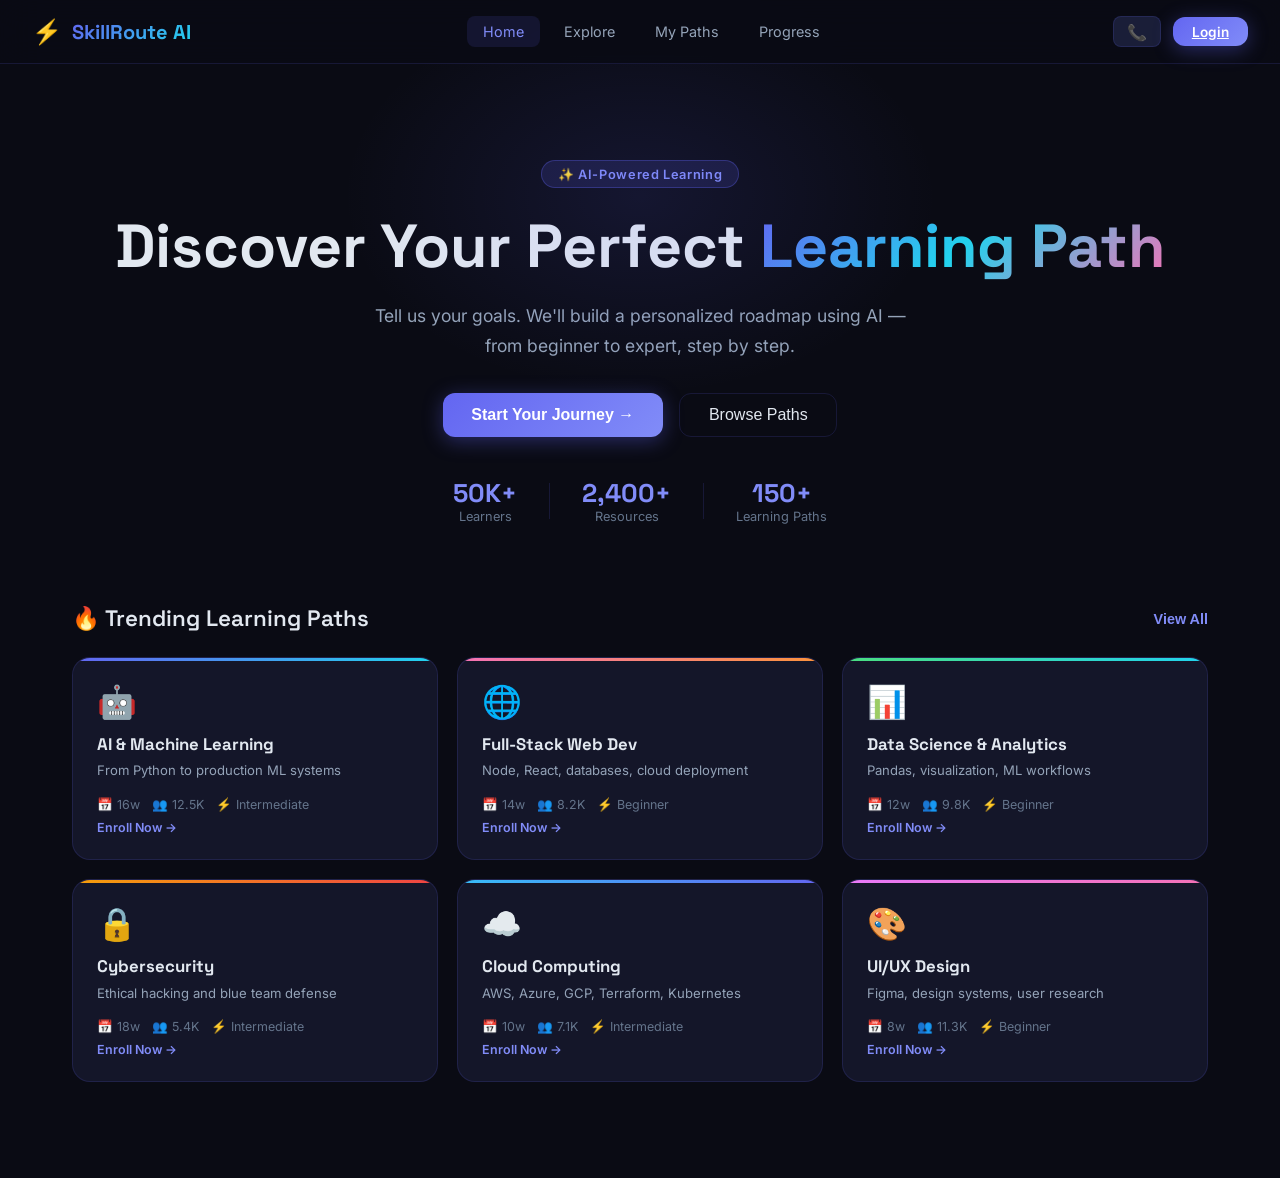
<file: index.html>
<!DOCTYPE html>
<html lang="en">

<head>
    <meta charset="UTF-8" />
    <meta name="viewport" content="width=device-width, initial-scale=1.0" />
    <title>SkillRoute AI – Your AI Learning Navigator</title>
    <meta name="description"
        content="Discover personalized AI-driven learning paths based on your goals, skill level, and interests. Learn smarter, not harder." />
    <link rel="preconnect" href="https://fonts.googleapis.com" />
    <link
        href="https://fonts.googleapis.com/css2?family=Inter:wght@300;400;500;600;700;800&family=Space+Grotesk:wght@400;500;600;700&display=swap"
        rel="stylesheet" />
    <link rel="stylesheet" href="style.css" />
</head>

<body>
    <!-- NAVBAR -->
    <nav class="navbar" id="navbar">
        <div class="nav-brand">
            <div class="nav-logo">⚡</div>
            <span class="nav-title">SkillRoute AI</span>
        </div>
        <div class="nav-links">
            <a href="#" class="nav-link active" data-page="home">Home</a>
            <a href="#" class="nav-link" data-page="explore">Explore</a>
            <a href="#" class="nav-link" data-page="my-paths">My Paths</a>
            <a href="#" class="nav-link" data-page="progress">Progress</a>
        </div>
        <div class="nav-actions" id="navActions">
            <a href="contact.html" class="btn-secondary nav-icon-btn" id="contactBtn" title="Contact Us">📞</a>
            <a href="profile.html" class="btn-primary btn-sm" id="loginBtn">Login</a>
            <div class="avatar" id="userAvatar" style="display:none">A</div>
        </div>
    </nav>

    <!-- PAGES -->
    <main id="app">

        <!-- HOME PAGE -->
        <div id="page-home" class="page active">
            <section class="hero">
                <div class="hero-badge">✨ AI-Powered Learning</div>
                <h1 class="hero-title">Discover Your Perfect <span class="gradient-text">Learning Path</span></h1>
                <p class="hero-sub">Tell us your goals. We'll build a personalized roadmap using AI — from beginner to
                    expert, step by step.</p>
                <div class="hero-cta">
                    <button class="btn-primary" id="startJourneyBtn">Start Your Journey →</button>
                    <button class="btn-ghost" id="exploreBtn">Browse Paths</button>
                </div>
                <div class="hero-stats">
                    <div class="stat"><span class="stat-num">50K+</span><span class="stat-label">Learners</span></div>
                    <div class="stat-div"></div>
                    <div class="stat"><span class="stat-num">2,400+</span><span class="stat-label">Resources</span>
                    </div>
                    <div class="stat-div"></div>
                    <div class="stat"><span class="stat-num">150+</span><span class="stat-label">Learning Paths</span>
                    </div>
                </div>
            </section>

            <!-- ONBOARDING WIZARD -->
            <section class="wizard-section" id="wizardSection" style="display:none">
                <div class="wizard-card">
                    <div class="wizard-progress-bar">
                        <div class="wizard-progress-fill" id="wizardProgressFill"></div>
                    </div>
                    <div class="wizard-steps">
                        <!-- Step 1 -->
                        <div class="wizard-step active" id="step1">
                            <div class="step-icon">🎯</div>
                            <h2>What's your main learning goal?</h2>
                            <p class="step-sub">Select all that apply</p>
                            <div class="option-grid" id="goalGrid">
                                <div class="option-card" data-value="career-change">💼 Career Change</div>
                                <div class="option-card" data-value="skill-upgrade">📈 Skill Upgrade</div>
                                <div class="option-card" data-value="hobby">🎨 Personal Hobby</div>
                                <div class="option-card" data-value="academic">🎓 Academic Study</div>
                                <div class="option-card" data-value="entrepreneurship">🚀 Entrepreneurship</div>
                                <div class="option-card" data-value="certifications">📜 Certification Prep</div>
                            </div>
                            <button class="btn-primary wizard-next" data-step="1">Continue →</button>
                        </div>
                        <!-- Step 2 -->
                        <div class="wizard-step" id="step2">
                            <div class="step-icon">💡</div>
                            <h2>What topics interest you most?</h2>
                            <p class="step-sub">Choose your domain</p>
                            <div class="topic-grid" id="topicGrid">
                                <div class="topic-card" data-value="ai-ml"><span class="tc-icon">🤖</span><span>AI &
                                        Machine Learning</span></div>
                                <div class="topic-card" data-value="web-dev"><span class="tc-icon">🌐</span><span>Web
                                        Development</span></div>
                                <div class="topic-card" data-value="data-science"><span
                                        class="tc-icon">📊</span><span>Data Science</span></div>
                                <div class="topic-card" data-value="cybersecurity"><span
                                        class="tc-icon">🔒</span><span>Cybersecurity</span></div>
                                <div class="topic-card" data-value="cloud"><span class="tc-icon">☁️</span><span>Cloud
                                        Computing</span></div>
                                <div class="topic-card" data-value="mobile"><span class="tc-icon">📱</span><span>Mobile
                                        Dev</span></div>
                                <div class="topic-card" data-value="design"><span class="tc-icon">🎨</span><span>UI/UX
                                        Design</span></div>
                                <div class="topic-card" data-value="devops"><span
                                        class="tc-icon">⚙️</span><span>DevOps</span></div>
                                <div class="topic-card" data-value="blockchain"><span
                                        class="tc-icon">⛓️</span><span>Blockchain</span></div>
                            </div>
                            <button class="btn-primary wizard-next" data-step="2">Continue →</button>
                        </div>
                        <!-- Step 3 -->
                        <div class="wizard-step" id="step3">
                            <div class="step-icon">🏋️</div>
                            <h2>What's your current skill level?</h2>
                            <p class="step-sub">Be honest — we'll tailor the path perfectly</p>
                            <div class="skill-levels" id="skillGrid">
                                <div class="skill-card" data-value="beginner">
                                    <div class="skill-ring beginner-ring"></div>
                                    <div class="skill-info">
                                        <h3>Beginner</h3>
                                        <p>Just starting out, limited experience</p>
                                    </div>
                                </div>
                                <div class="skill-card" data-value="intermediate">
                                    <div class="skill-ring intermediate-ring"></div>
                                    <div class="skill-info">
                                        <h3>Intermediate</h3>
                                        <p>Some experience, want to deepen skills</p>
                                    </div>
                                </div>
                                <div class="skill-card" data-value="advanced">
                                    <div class="skill-ring advanced-ring"></div>
                                    <div class="skill-info">
                                        <h3>Advanced</h3>
                                        <p>Strong foundation, ready for mastery</p>
                                    </div>
                                </div>
                            </div>
                            <button class="btn-primary wizard-next" data-step="3">Continue →</button>
                        </div>
                        <!-- Step 4 -->
                        <div class="wizard-step" id="step4">
                            <div class="step-icon">⏱️</div>
                            <h2>How much time can you dedicate?</h2>
                            <div class="time-options" id="timeGrid">
                                <div class="time-card" data-value="1-2"><span
                                        class="time-num">1-2</span><span>hrs/week</span><span
                                        class="time-tag">Casual</span></div>
                                <div class="time-card" data-value="3-5"><span
                                        class="time-num">3-5</span><span>hrs/week</span><span
                                        class="time-tag">Regular</span></div>
                                <div class="time-card" data-value="6-10"><span
                                        class="time-num">6-10</span><span>hrs/week</span><span
                                        class="time-tag">Focused</span></div>
                                <div class="time-card" data-value="10+"><span
                                        class="time-num">10+</span><span>hrs/week</span><span
                                        class="time-tag">Intensive</span></div>
                            </div>
                            <button class="btn-primary" id="generatePathBtn">✨ Generate My Path</button>
                        </div>
                    </div>
                </div>
            </section>

            <!-- GENERATED PATH SECTION -->
            <section class="path-result" id="pathResult" style="display:none">
                <div class="path-header">
                    <div class="path-badge">🎉 Your Personalized Path</div>
                    <h2 id="pathTitle">AI & Machine Learning Mastery</h2>
                    <p id="pathDesc">A curated 12-week journey from fundamentals to deploying real-world AI systems</p>
                    <div class="path-meta">
                        <span class="meta-chip">📅 12 Weeks</span>
                        <span class="meta-chip">📚 24 Resources</span>
                        <span class="meta-chip">🏆 3 Certificates</span>
                        <span class="meta-chip" id="difficultyChip">⚡ Intermediate</span>
                    </div>
                </div>
                <div class="path-roadmap" id="pathRoadmap"></div>
                <div class="path-resources">
                    <h3>📦 Recommended Resources</h3>
                    <div class="resource-grid" id="resourceGrid"></div>
                </div>
                <div class="path-actions">
                    <button class="btn-primary" id="savePathBtn">💾 Save This Path</button>
                    <button class="btn-secondary" id="regenerateBtn">🔄 Regenerate</button>
                    <button class="btn-ghost" id="sharePath">📤 Share</button>
                </div>
            </section>

            <!-- FEATURED PATHS -->
            <section class="featured-section" id="featuredSection">
                <div class="section-header">
                    <h2>🔥 Trending Learning Paths</h2>
                    <button class="btn-link" id="viewAllPaths">View All</button>
                </div>
                <div class="paths-carousel" id="featuredPaths"></div>
            </section>
        </div>

        <!-- EXPLORE PAGE -->
        <div id="page-explore" class="page">
            <div class="page-header">
                <h1>Explore Resources</h1>
                <p>Browse 2,400+ curated learning materials</p>
            </div>
            <div class="search-bar">
                <span class="search-icon">🔍</span>
                <input type="text" id="searchInput" placeholder="Search courses, tutorials, topics..." />
                <button class="btn-primary search-btn" id="searchBtn">Search</button>
            </div>
            <div class="filter-bar">
                <button class="filter-chip active" data-filter="all">All</button>
                <button class="filter-chip" data-filter="course">Courses</button>
                <button class="filter-chip" data-filter="video">Videos</button>
                <button class="filter-chip" data-filter="tutorial">Tutorials</button>
                <button class="filter-chip" data-filter="doc">Docs</button>
                <button class="filter-chip" data-filter="free">Free Only</button>
            </div>
            <div class="resource-cards" id="exploreResources"></div>
        </div>

        <!-- MY PATHS PAGE -->
        <div id="page-my-paths" class="page">
            <div class="page-header">
                <h1>My Learning Paths</h1>
                <p>Continue where you left off</p>
            </div>
            <div class="my-paths-grid" id="myPathsGrid"></div>
        </div>

        <!-- PROGRESS PAGE -->
        <div id="page-progress" class="page">
            <div class="page-header">
                <h1>Progress Dashboard</h1>
                <p>Track your learning journey</p>
            </div>
            <div class="progress-overview" id="progressOverview"></div>
            <div class="progress-charts" id="progressCharts"></div>
            <div class="achievements-section" id="achievementsSection"></div>
        </div>

    </main>

    <!-- TOAST CONTAINER -->
    <div class="toast-container" id="toastContainer"></div>



    <script src="app.js"></script>
</body>

</html>
</file>
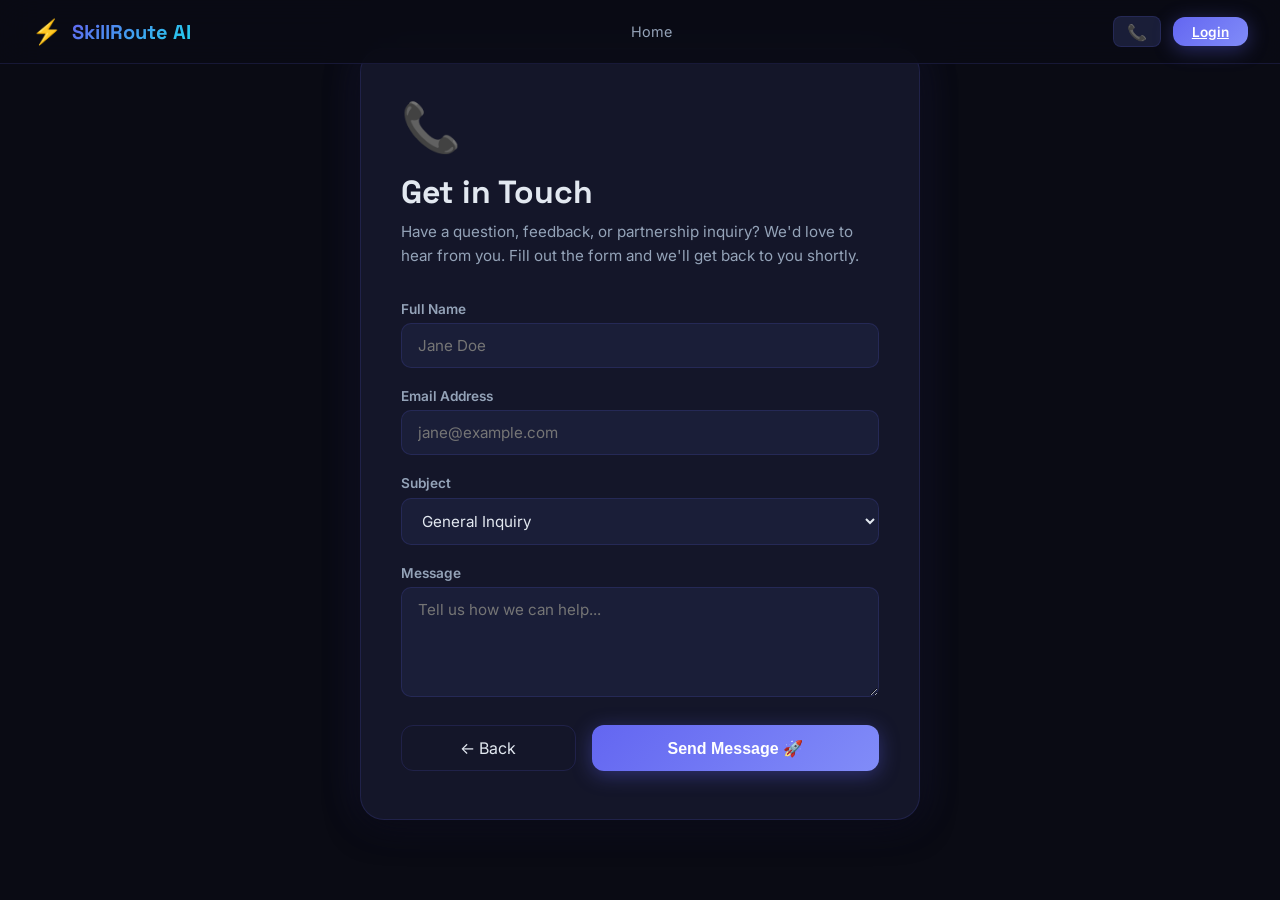
<file: contact.html>
<!DOCTYPE html>
<html lang="en">
<head>
    <meta charset="UTF-8" />
    <meta name="viewport" content="width=device-width, initial-scale=1.0" />
    <title>Contact Us – SkillRoute AI</title>
    <meta name="description" content="Get in touch with the SkillRoute AI team. We'd love to hear from you." />
    <link rel="preconnect" href="https://fonts.googleapis.com" />
    <link href="https://fonts.googleapis.com/css2?family=Inter:wght@300;400;500;600;700;800&family=Space+Grotesk:wght@400;500;600;700&display=swap" rel="stylesheet" />
    <link rel="stylesheet" href="style.css" />
    <style>
        .contact-wrapper {
            min-height: calc(100vh - 64px);
            display: flex;
            align-items: center;
            justify-content: center;
            padding: 3rem 1rem;
        }
        .contact-card {
            background: var(--card);
            border: 1px solid var(--border);
            border-radius: 24px;
            padding: 3rem 2.5rem;
            width: 100%;
            max-width: 560px;
            box-shadow: var(--shadow), var(--glow);
            animation: fadeIn .4s ease;
        }
        .contact-card .step-icon { font-size: 3rem; margin-bottom: 1rem; }
        .contact-card h1 {
            font-family: 'Space Grotesk', sans-serif;
            font-size: 2rem;
            font-weight: 700;
            margin-bottom: .5rem;
        }
        .contact-card .sub {
            color: var(--text2);
            margin-bottom: 2rem;
            font-size: .95rem;
            line-height: 1.6;
        }
        .form-group {
            margin-bottom: 1.25rem;
            text-align: left;
        }
        .form-group label {
            display: block;
            font-size: .85rem;
            font-weight: 600;
            color: var(--text2);
            margin-bottom: .4rem;
        }
        .form-group input,
        .form-group textarea,
        .form-group select {
            width: 100%;
            background: var(--card2);
            border: 1px solid var(--border);
            border-radius: 10px;
            padding: .75rem 1rem;
            color: var(--text);
            font-family: 'Inter', sans-serif;
            font-size: .95rem;
            outline: none;
            transition: border-color .2s;
        }
        .form-group input:focus,
        .form-group textarea:focus,
        .form-group select:focus {
            border-color: var(--primary);
        }
        .form-group textarea { resize: vertical; min-height: 110px; }
        .form-group select option { background: var(--card2); }
        .contact-actions {
            display: flex;
            gap: 1rem;
            margin-top: 1.5rem;
        }
        .contact-actions .btn-ghost { flex: 1; text-align: center; text-decoration: none; display: flex; align-items: center; justify-content: center; }
        .contact-actions .btn-primary { flex: 2; }
        @keyframes fadeIn {
            from { opacity: 0; transform: translateY(14px); }
            to   { opacity: 1; transform: translateY(0); }
        }
    </style>
</head>
<body>
    <!-- NAVBAR -->
    <nav class="navbar">
        <div class="nav-brand">
            <div class="nav-logo">⚡</div>
            <span class="nav-title">SkillRoute AI</span>
        </div>
        <div class="nav-links">
            <a href="index.html" class="nav-link">Home</a>
        </div>
        <div class="nav-actions">
            <a href="contact.html" class="btn-secondary nav-icon-btn active-icon" title="Contact Us">📞</a>
            <a href="profile.html" class="btn-primary btn-sm">Login</a>
        </div>
    </nav>

    <div class="contact-wrapper">
        <div class="contact-card">
            <div class="step-icon">📞</div>
            <h1>Get in Touch</h1>
            <p class="sub">Have a question, feedback, or partnership inquiry? We'd love to hear from you. Fill out the form and we'll get back to you shortly.</p>

            <form id="contactForm" action="success.html" method="get">
                <div class="form-group">
                    <label for="fullName">Full Name</label>
                    <input type="text" id="fullName" name="name" placeholder="Jane Doe" required />
                </div>
                <div class="form-group">
                    <label for="emailAddr">Email Address</label>
                    <input type="email" id="emailAddr" name="email" placeholder="jane@example.com" required />
                </div>
                <div class="form-group">
                    <label for="subject">Subject</label>
                    <select id="subject" name="subject">
                        <option value="general">General Inquiry</option>
                        <option value="support">Technical Support</option>
                        <option value="feedback">Feedback</option>
                        <option value="partnership">Partnership</option>
                        <option value="other">Other</option>
                    </select>
                </div>
                <div class="form-group">
                    <label for="message">Message</label>
                    <textarea id="message" name="message" placeholder="Tell us how we can help..." required></textarea>
                </div>
                <div class="contact-actions">
                    <a href="index.html" class="btn-ghost">← Back</a>
                    <button type="submit" class="btn-primary">Send Message 🚀</button>
                </div>
            </form>
        </div>
    </div>
</body>
</html>
</file>
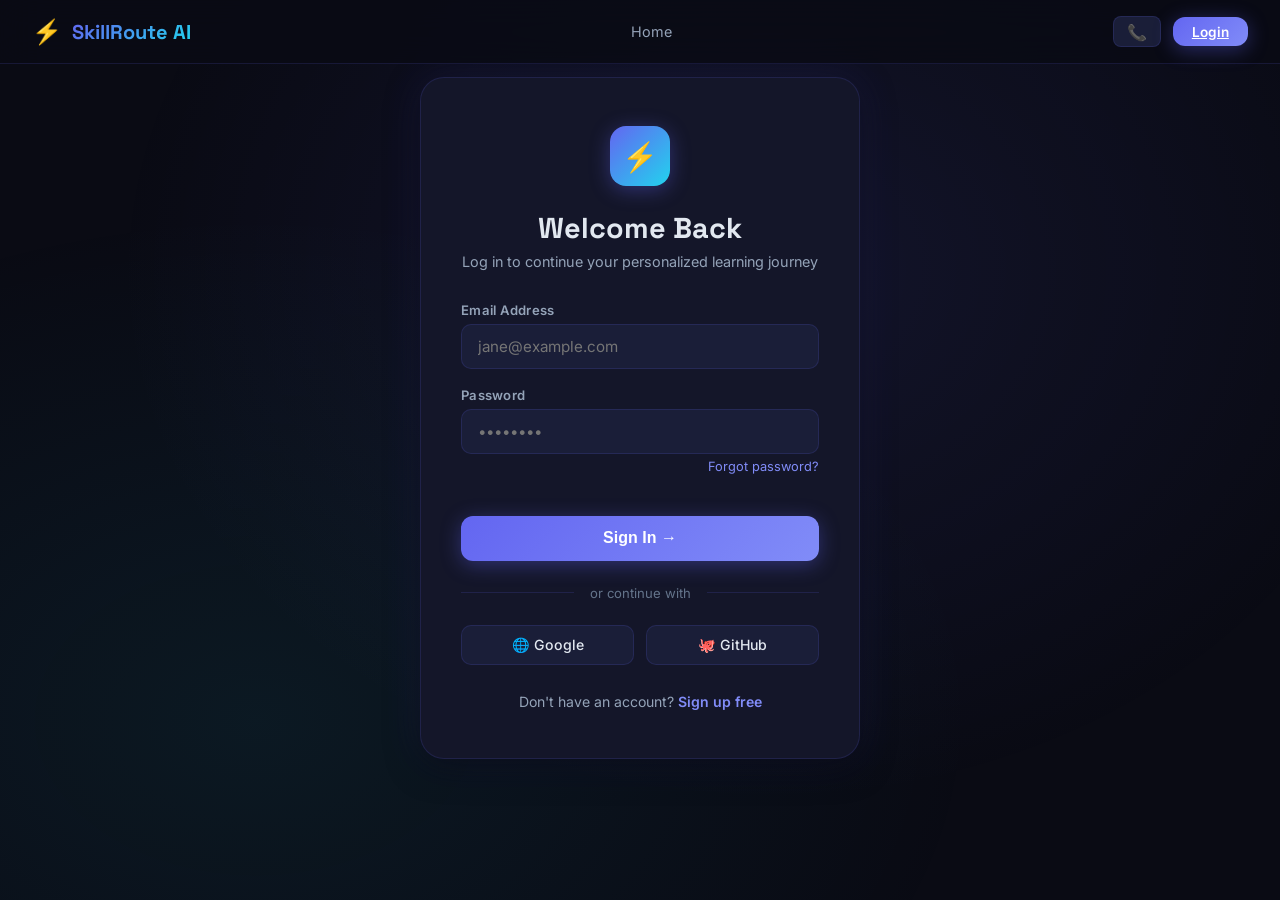
<file: profile.html>
<!DOCTYPE html>
<html lang="en">
<head>
    <meta charset="UTF-8" />
    <meta name="viewport" content="width=device-width, initial-scale=1.0" />
    <title>Login – SkillRoute AI</title>
    <meta name="description" content="Log in to your SkillRoute AI account and continue your learning journey." />
    <link rel="preconnect" href="https://fonts.googleapis.com" />
    <link href="https://fonts.googleapis.com/css2?family=Inter:wght@300;400;500;600;700;800&family=Space+Grotesk:wght@400;500;600;700&display=swap" rel="stylesheet" />
    <link rel="stylesheet" href="style.css" />
    <style>
        .profile-wrapper {
            min-height: calc(100vh - 64px);
            display: flex;
            align-items: center;
            justify-content: center;
            padding: 3rem 1rem;
            position: relative;
        }
        .profile-wrapper::before {
            content: '';
            position: fixed;
            top: 0; left: 0; right: 0; bottom: 0;
            background: radial-gradient(ellipse at 60% 30%, rgba(99,102,255,0.1) 0%, transparent 60%),
                        radial-gradient(ellipse at 20% 80%, rgba(34,211,238,0.07) 0%, transparent 50%);
            pointer-events: none;
        }
        .profile-card {
            background: var(--card);
            border: 1px solid var(--border);
            border-radius: 24px;
            padding: 3rem 2.5rem;
            width: 100%;
            max-width: 440px;
            box-shadow: var(--shadow), var(--glow);
            animation: fadeIn .4s ease;
            position: relative;
            z-index: 1;
        }
        .profile-logo {
            width: 60px;
            height: 60px;
            border-radius: 16px;
            background: linear-gradient(135deg, #6366f1, #22d3ee);
            display: flex;
            align-items: center;
            justify-content: center;
            font-size: 1.8rem;
            margin: 0 auto 1.5rem;
            box-shadow: 0 4px 20px rgba(99,102,255,0.35);
        }
        .profile-card h1 {
            font-family: 'Space Grotesk', sans-serif;
            font-size: 1.8rem;
            font-weight: 700;
            text-align: center;
            margin-bottom: .4rem;
        }
        .profile-card .sub {
            color: var(--text2);
            text-align: center;
            font-size: .9rem;
            margin-bottom: 2rem;
        }
        .form-group {
            margin-bottom: 1.1rem;
            text-align: left;
        }
        .form-group label {
            display: block;
            font-size: .82rem;
            font-weight: 600;
            color: var(--text2);
            margin-bottom: .4rem;
            letter-spacing: .02em;
        }
        .form-group input {
            width: 100%;
            background: var(--card2);
            border: 1px solid var(--border);
            border-radius: 10px;
            padding: .75rem 1rem;
            color: var(--text);
            font-family: 'Inter', sans-serif;
            font-size: .95rem;
            outline: none;
            transition: border-color .2s, box-shadow .2s;
        }
        .form-group input:focus {
            border-color: var(--primary);
            box-shadow: 0 0 0 3px rgba(99,102,255,0.12);
        }
        .forgot-row {
            display: flex;
            justify-content: flex-end;
            margin-top: .3rem;
        }
        .forgot-row a {
            font-size: .8rem;
            color: var(--primary-light);
            text-decoration: none;
        }
        .forgot-row a:hover { text-decoration: underline; }
        .login-btn {
            width: 100%;
            margin-top: 1.5rem;
            padding: .85rem;
            font-size: 1rem;
        }
        .divider {
            display: flex;
            align-items: center;
            gap: 1rem;
            margin: 1.5rem 0;
            color: var(--text3);
            font-size: .82rem;
        }
        .divider::before, .divider::after {
            content: '';
            flex: 1;
            height: 1px;
            background: var(--border);
        }
        .social-btns {
            display: grid;
            grid-template-columns: 1fr 1fr;
            gap: .75rem;
        }
        .social-btn {
            background: var(--card2);
            border: 1px solid var(--border);
            color: var(--text);
            padding: .65rem 1rem;
            border-radius: 10px;
            cursor: pointer;
            font-size: .88rem;
            font-weight: 500;
            font-family: 'Inter', sans-serif;
            transition: all .2s;
            display: flex;
            align-items: center;
            justify-content: center;
            gap: .5rem;
        }
        .social-btn:hover { border-color: var(--primary); }
        .signup-link {
            text-align: center;
            margin-top: 1.75rem;
            font-size: .88rem;
            color: var(--text2);
        }
        .signup-link a {
            color: var(--primary-light);
            text-decoration: none;
            font-weight: 600;
        }
        .signup-link a:hover { text-decoration: underline; }
        @keyframes fadeIn {
            from { opacity: 0; transform: translateY(14px); }
            to   { opacity: 1; transform: translateY(0); }
        }
    </style>
</head>
<body>
    <!-- NAVBAR -->
    <nav class="navbar">
        <div class="nav-brand">
            <div class="nav-logo">⚡</div>
            <span class="nav-title">SkillRoute AI</span>
        </div>
        <div class="nav-links">
            <a href="index.html" class="nav-link">Home</a>
        </div>
        <div class="nav-actions">
            <a href="contact.html" class="btn-secondary nav-icon-btn" title="Contact Us">📞</a>
            <a href="profile.html" class="btn-primary btn-sm active">Login</a>
        </div>
    </nav>

    <div class="profile-wrapper">
        <div class="profile-card">
            <div class="profile-logo">⚡</div>
            <h1>Welcome Back</h1>
            <p class="sub">Log in to continue your personalized learning journey</p>

            <form id="loginForm">
                <div class="form-group">
                    <label for="loginEmail">Email Address</label>
                    <input type="email" id="loginEmail" placeholder="jane@example.com" required autocomplete="email" />
                </div>
                <div class="form-group">
                    <label for="loginPassword">Password</label>
                    <input type="password" id="loginPassword" placeholder="••••••••" required autocomplete="current-password" />
                    <div class="forgot-row">
                        <a href="#">Forgot password?</a>
                    </div>
                </div>
                <button type="submit" class="btn-primary login-btn">Sign In →</button>
            </form>

            <div class="divider">or continue with</div>

            <div class="social-btns">
                <button class="social-btn">🌐 Google</button>
                <button class="social-btn">🐙 GitHub</button>
            </div>

            <p class="signup-link">Don't have an account? <a href="#">Sign up free</a></p>
        </div>
    </div>

    <script>
        document.getElementById('loginForm').addEventListener('submit', function(e) {
            e.preventDefault();
            const btn = this.querySelector('.login-btn');
            btn.textContent = '✓ Signed In!';
            btn.style.background = 'linear-gradient(135deg, #4ade80, #22d3ee)';
            setTimeout(() => { window.location.href = 'index.html'; }, 1200);
        });
    </script>
</body>
</html>
</file>
<file: style.css>
/* =========================================================
   SkillRoute AI — AI Learning Path Navigator Stylesheet
   ========================================================= */

* {
    margin: 0;
    padding: 0;
    box-sizing: border-box;
}

:root {
    --bg: #0a0b14;
    --bg2: #0f1023;
    --card: #141629;
    --card2: #1a1e38;
    --border: rgba(99, 102, 255, 0.15);
    --primary: #6366f1;
    --primary-light: #818cf8;
    --accent: #22d3ee;
    --accent2: #f472b6;
    --green: #4ade80;
    --orange: #fb923c;
    --text: #e2e8f0;
    --text2: #94a3b8;
    --text3: #64748b;
    --radius: 16px;
    --shadow: 0 8px 32px rgba(0, 0, 0, 0.5);
    --glow: 0 0 40px rgba(99, 102, 255, 0.15);
}

html {
    scroll-behavior: smooth;
}

body {
    font-family: 'Inter', sans-serif;
    background: var(--bg);
    color: var(--text);
    min-height: 100vh;
    overflow-x: hidden;
}

/* ── NAVBAR ─────────────────────────────── */
.navbar {
    position: fixed;
    top: 0;
    left: 0;
    right: 0;
    z-index: 100;
    display: flex;
    align-items: center;
    justify-content: space-between;
    padding: 0 2rem;
    height: 64px;
    background: rgba(10, 11, 20, 0.85);
    backdrop-filter: blur(20px);
    border-bottom: 1px solid var(--border);
}

.nav-brand {
    display: flex;
    align-items: center;
    gap: .6rem;
}

.nav-logo {
    font-size: 1.5rem;
}

.nav-title {
    font-family: 'Space Grotesk', sans-serif;
    font-size: 1.25rem;
    font-weight: 700;
    background: linear-gradient(135deg, #6366f1, #22d3ee);
    -webkit-background-clip: text;
    background-clip: text;
    -webkit-text-fill-color: transparent;
}

.nav-links {
    display: flex;
    gap: 8px;
}

.nav-link {
    padding: .45rem 1rem;
    border-radius: 8px;
    color: var(--text2);
    font-size: .9rem;
    text-decoration: none;
    transition: all .2s;
}

.nav-link:hover,
.nav-link.active {
    background: rgba(99, 102, 255, 0.12);
    color: var(--primary-light);
}

.nav-actions {
    display: flex;
    align-items: center;
    gap: .75rem;
}

.avatar {
    width: 34px;
    height: 34px;
    border-radius: 50%;
    background: linear-gradient(135deg, var(--primary), var(--accent));
    display: flex;
    align-items: center;
    justify-content: center;
    font-weight: 700;
    font-size: .85rem;
    cursor: pointer;
}

.btn-secondary {
    background: var(--card2);
    border: 1px solid var(--border);
    color: var(--text);
    padding: .4rem .8rem;
    border-radius: 8px;
    cursor: pointer;
    font-size: .85rem;
    transition: all .2s;
}

.btn-secondary:hover {
    border-color: var(--primary);
}

.nav-icon-btn {
    text-decoration: none;
    display: inline-flex;
    align-items: center;
    justify-content: center;
    font-size: 1rem;
    line-height: 1;
    min-width: 36px;
}

/* ── MAIN ────────────────────────────────── */
#app {
    margin-top: 64px;
}

.page {
    display: none;
    padding: 2rem;
    max-width: 1200px;
    margin: 0 auto;
}

.page.active {
    display: block;
    animation: fadeIn .4s ease;
}

@keyframes fadeIn {
    from {
        opacity: 0;
        transform: translateY(12px);
    }

    to {
        opacity: 1;
        transform: translateY(0);
    }
}

/* ── HERO ───────────────────────────────── */
.hero {
    text-align: center;
    padding: 4rem 1rem 3rem;
    position: relative;
}

.hero::before {
    content: '';
    position: absolute;
    top: -100px;
    left: 50%;
    transform: translateX(-50%);
    width: 600px;
    height: 400px;
    background: radial-gradient(ellipse, rgba(99, 102, 255, 0.12) 0%, transparent 70%);
    pointer-events: none;
}

.hero-badge {
    display: inline-block;
    background: rgba(99, 102, 255, 0.15);
    border: 1px solid rgba(99, 102, 255, 0.3);
    color: var(--primary-light);
    padding: .35rem 1rem;
    border-radius: 100px;
    font-size: .8rem;
    font-weight: 600;
    letter-spacing: .05em;
    margin-bottom: 1.5rem;
}

.hero-title {
    font-family: 'Space Grotesk', sans-serif;
    font-size: clamp(2.2rem, 5vw, 3.8rem);
    font-weight: 700;
    line-height: 1.15;
    margin-bottom: 1.2rem;
}

.gradient-text {
    background: linear-gradient(135deg, #6366f1, #22d3ee, #f472b6);
    -webkit-background-clip: text;
    background-clip: text;
    -webkit-text-fill-color: transparent;
}

.hero-sub {
    color: var(--text2);
    font-size: 1.1rem;
    max-width: 560px;
    margin: 0 auto 2rem;
    line-height: 1.7;
}

.hero-cta {
    display: flex;
    gap: 1rem;
    justify-content: center;
    flex-wrap: wrap;
    margin-bottom: 2.5rem;
}

.btn-primary {
    background: linear-gradient(135deg, #6366f1, #818cf8);
    color: #fff;
    border: none;
    padding: .75rem 1.8rem;
    border-radius: 12px;
    font-size: 1rem;
    font-weight: 600;
    cursor: pointer;
    transition: all .25s;
    box-shadow: 0 4px 20px rgba(99, 102, 255, 0.35);
}

.btn-primary:hover {
    transform: translateY(-2px);
    box-shadow: 0 6px 28px rgba(99, 102, 255, 0.5);
}

.btn-sm {
    padding: .4rem 1.2rem;
    font-size: .85rem;
}

.w-full {
    width: 100%;
}

.btn-ghost {
    background: transparent;
    border: 1px solid var(--border);
    color: var(--text);
    padding: .75rem 1.8rem;
    border-radius: 12px;
    font-size: 1rem;
    cursor: pointer;
    transition: all .2s;
}

.btn-ghost:hover {
    border-color: var(--primary);
    color: var(--primary-light);
}

.btn-link {
    background: none;
    border: none;
    color: var(--primary-light);
    cursor: pointer;
    font-size: .9rem;
    font-weight: 600;
}

.hero-stats {
    display: flex;
    align-items: center;
    justify-content: center;
    gap: 2rem;
}

.stat {
    display: flex;
    flex-direction: column;
    align-items: center;
}

.stat-num {
    font-family: 'Space Grotesk', sans-serif;
    font-size: 1.6rem;
    font-weight: 700;
    color: var(--primary-light);
}

.stat-label {
    font-size: .8rem;
    color: var(--text3);
}

.stat-div {
    width: 1px;
    height: 36px;
    background: var(--border);
}

/* ── WIZARD ─────────────────────────────── */
.wizard-section {
    padding: 1rem 0 3rem;
}

.wizard-card {
    background: var(--card);
    border: 1px solid var(--border);
    border-radius: 24px;
    padding: 2.5rem;
    max-width: 760px;
    margin: 0 auto;
    box-shadow: var(--shadow), var(--glow);
}

.wizard-progress-bar {
    height: 4px;
    background: rgba(99, 102, 255, .15);
    border-radius: 4px;
    margin-bottom: 2.5rem;
    overflow: hidden;
}

.wizard-progress-fill {
    height: 100%;
    width: 25%;
    background: linear-gradient(90deg, #6366f1, #22d3ee);
    border-radius: 4px;
    transition: width .4s ease;
}

.wizard-step {
    display: none;
    text-align: center;
    animation: fadeIn .3s ease;
}

.wizard-step.active {
    display: block;
}

.step-icon {
    font-size: 3rem;
    margin-bottom: 1rem;
}

.wizard-step h2 {
    font-family: 'Space Grotesk', sans-serif;
    font-size: 1.7rem;
    font-weight: 600;
    margin-bottom: .5rem;
}

.step-sub {
    color: var(--text2);
    margin-bottom: 2rem;
}

/* Options */
.option-grid {
    display: grid;
    grid-template-columns: repeat(3, 1fr);
    gap: 1rem;
    margin-bottom: 2rem;
}

.option-card {
    background: var(--card2);
    border: 1px solid var(--border);
    border-radius: 12px;
    padding: 1rem;
    cursor: pointer;
    font-size: .9rem;
    font-weight: 500;
    transition: all .2s;
}

.option-card:hover {
    border-color: var(--primary);
    color: var(--primary-light);
}

.option-card.selected {
    background: rgba(99, 102, 255, .15);
    border-color: var(--primary);
    color: var(--primary-light);
}

.topic-grid {
    display: grid;
    grid-template-columns: repeat(3, 1fr);
    gap: 1rem;
    margin-bottom: 2rem;
}

.topic-card {
    background: var(--card2);
    border: 1px solid var(--border);
    border-radius: 14px;
    padding: 1.2rem 1rem;
    cursor: pointer;
    display: flex;
    flex-direction: column;
    align-items: center;
    gap: .5rem;
    font-size: .85rem;
    font-weight: 500;
    transition: all .2s;
}

.topic-card:hover {
    border-color: var(--accent);
    transform: translateY(-3px);
}

.topic-card.selected {
    background: rgba(34, 211, 238, .1);
    border-color: var(--accent);
    color: var(--accent);
}

.tc-icon {
    font-size: 1.8rem;
}

.skill-levels {
    display: flex;
    flex-direction: column;
    gap: 1rem;
    margin-bottom: 2rem;
}

.skill-card {
    background: var(--card2);
    border: 1px solid var(--border);
    border-radius: 14px;
    padding: 1.2rem 1.5rem;
    cursor: pointer;
    display: flex;
    align-items: center;
    gap: 1.2rem;
    text-align: left;
    transition: all .2s;
}

.skill-card:hover {
    border-color: var(--primary);
}

.skill-card.selected {
    background: rgba(99, 102, 255, .12);
    border-color: var(--primary);
}

.skill-ring {
    width: 48px;
    height: 48px;
    border-radius: 50%;
    border: 3px solid;
    flex-shrink: 0;
}

.beginner-ring {
    border-color: var(--green);
    background: rgba(74, 222, 128, .1);
}

.intermediate-ring {
    border-color: var(--orange);
    background: rgba(251, 146, 60, .1);
}

.advanced-ring {
    border-color: var(--accent2);
    background: rgba(244, 114, 182, .1);
}

.skill-info h3 {
    font-weight: 600;
    margin-bottom: .2rem;
}

.skill-info p {
    color: var(--text2);
    font-size: .85rem;
}

.time-options {
    display: grid;
    grid-template-columns: repeat(4, 1fr);
    gap: 1rem;
    margin-bottom: 2rem;
}

.time-card {
    background: var(--card2);
    border: 1px solid var(--border);
    border-radius: 14px;
    padding: 1.5rem 1rem;
    cursor: pointer;
    display: flex;
    flex-direction: column;
    align-items: center;
    gap: .3rem;
    transition: all .2s;
    font-size: .85rem;
    color: var(--text2);
}

.time-card:hover {
    border-color: var(--primary);
}

.time-card.selected {
    background: rgba(99, 102, 255, .12);
    border-color: var(--primary);
    color: var(--text);
}

.time-num {
    font-family: 'Space Grotesk', sans-serif;
    font-size: 2rem;
    font-weight: 700;
    color: var(--primary-light);
}

.time-tag {
    font-size: .75rem;
    background: rgba(99, 102, 255, .15);
    padding: .2rem .5rem;
    border-radius: 100px;
    color: var(--primary-light);
    margin-top: .3rem;
}

/* ── PATH RESULT ────────────────────────── */
.path-result {
    max-width: 900px;
    margin: 0 auto 3rem;
}

.path-header {
    text-align: center;
    margin-bottom: 2.5rem;
}

.path-badge {
    display: inline-block;
    background: rgba(74, 222, 128, .12);
    border: 1px solid rgba(74, 222, 128, .3);
    color: var(--green);
    padding: .35rem 1rem;
    border-radius: 100px;
    font-size: .8rem;
    font-weight: 600;
    margin-bottom: 1rem;
}

.path-header h2 {
    font-family: 'Space Grotesk', sans-serif;
    font-size: 2.2rem;
    font-weight: 700;
    margin-bottom: .75rem;
}

.path-meta {
    display: flex;
    gap: .75rem;
    justify-content: center;
    flex-wrap: wrap;
    margin-top: 1rem;
}

.meta-chip {
    background: var(--card2);
    border: 1px solid var(--border);
    padding: .35rem .9rem;
    border-radius: 100px;
    font-size: .82rem;
    color: var(--text2);
}

/* Roadmap */
.path-roadmap {
    position: relative;
    margin-bottom: 3rem;
}

.roadmap-phase {
    position: relative;
    padding-left: 3rem;
    margin-bottom: 1.5rem;
}

.roadmap-phase::before {
    content: '';
    position: absolute;
    left: 16px;
    top: 44px;
    bottom: -16px;
    width: 2px;
    background: linear-gradient(180deg, var(--primary), transparent);
}

.roadmap-phase:last-child::before {
    display: none;
}

.phase-dot {
    position: absolute;
    left: 0;
    top: 12px;
    width: 34px;
    height: 34px;
    border-radius: 50%;
    background: linear-gradient(135deg, var(--primary), var(--primary-light));
    display: flex;
    align-items: center;
    justify-content: center;
    font-size: .85rem;
    font-weight: 700;
    z-index: 1;
    box-shadow: 0 0 0 4px rgba(99, 102, 255, .15);
}

.phase-card {
    background: var(--card);
    border: 1px solid var(--border);
    border-radius: 14px;
    padding: 1.2rem 1.5rem;
    transition: all .2s;
    cursor: pointer;
}

.phase-card:hover {
    border-color: var(--primary);
    transform: translateX(4px);
}

.phase-card h4 {
    font-weight: 600;
    margin-bottom: .25rem;
}

.phase-card p {
    color: var(--text2);
    font-size: .85rem;
}

.phase-topics {
    display: flex;
    gap: .5rem;
    flex-wrap: wrap;
    margin-top: .75rem;
}

.phase-topic {
    background: rgba(99, 102, 255, .1);
    color: var(--primary-light);
    padding: .2rem .6rem;
    border-radius: 6px;
    font-size: .75rem;
}

.phase-progress-bar {
    height: 4px;
    background: rgba(255, 255, 255, .05);
    border-radius: 4px;
    margin-top: .75rem;
    overflow: hidden;
}

.phase-progress-fill {
    height: 100%;
    border-radius: 4px;
    background: linear-gradient(90deg, var(--green), var(--accent));
    transition: width 1s ease;
}

/* Resources */
.path-resources {
    margin-bottom: 2rem;
}

.path-resources h3 {
    font-size: 1.2rem;
    font-weight: 600;
    margin-bottom: 1.2rem;
}

.resource-grid {
    display: grid;
    grid-template-columns: repeat(auto-fill, minmax(260px, 1fr));
    gap: 1rem;
}

.resource-card {
    background: var(--card);
    border: 1px solid var(--border);
    border-radius: 14px;
    padding: 1.2rem;
    display: flex;
    flex-direction: column;
    gap: .5rem;
    transition: all .2s;
    cursor: pointer;
}

.resource-card:hover {
    border-color: var(--primary);
    transform: translateY(-3px);
    box-shadow: var(--shadow);
}

.rc-type {
    font-size: .72rem;
    font-weight: 600;
    padding: .2rem .6rem;
    border-radius: 6px;
    display: inline-block;
    width: fit-content;
}

.rc-type.course {
    background: rgba(99, 102, 255, .15);
    color: var(--primary-light);
}

.rc-type.video {
    background: rgba(244, 114, 182, .15);
    color: var(--accent2);
}

.rc-type.tutorial {
    background: rgba(34, 211, 238, .15);
    color: var(--accent);
}

.rc-type.doc {
    background: rgba(74, 222, 128, .15);
    color: var(--green);
}

.rc-title {
    font-weight: 600;
    font-size: .95rem;
}

.rc-source {
    font-size: .8rem;
    color: var(--text2);
}

.rc-meta {
    display: flex;
    gap: .75rem;
    font-size: .78rem;
    color: var(--text3);
    margin-top: auto;
}

.rc-rating {
    color: #fbbf24;
}

.rc-free {
    color: var(--green);
    font-weight: 600;
}

.path-actions {
    display: flex;
    gap: 1rem;
    justify-content: center;
    flex-wrap: wrap;
    margin-top: 2rem;
}

/* ── FEATURED PATHS ─────────────────────── */
.featured-section {
    padding: 2rem 0 4rem;
}

.section-header {
    display: flex;
    align-items: center;
    justify-content: space-between;
    margin-bottom: 1.5rem;
}

.section-header h2 {
    font-family: 'Space Grotesk', sans-serif;
    font-size: 1.4rem;
    font-weight: 600;
}

.paths-carousel {
    display: grid;
    grid-template-columns: repeat(auto-fill, minmax(280px, 1fr));
    gap: 1.2rem;
}

.path-card {
    background: var(--card);
    border: 1px solid var(--border);
    border-radius: 18px;
    padding: 1.5rem;
    cursor: pointer;
    transition: all .25s;
    position: relative;
    overflow: hidden;
}

.path-card::before {
    content: '';
    position: absolute;
    top: 0;
    left: 0;
    right: 0;
    height: 3px;
    background: var(--path-color, linear-gradient(90deg, #6366f1, #22d3ee));
}

.path-card:hover {
    transform: translateY(-5px);
    box-shadow: 0 20px 40px rgba(0, 0, 0, .4), 0 0 20px rgba(99, 102, 255, .1);
    border-color: rgba(99, 102, 255, .3);
}

.pc-emoji {
    font-size: 2rem;
    margin-bottom: .75rem;
    display: block;
}

.pc-title {
    font-weight: 700;
    font-size: 1.05rem;
    margin-bottom: .4rem;
    font-family: 'Space Grotesk', sans-serif;
}

.pc-desc {
    color: var(--text2);
    font-size: .82rem;
    line-height: 1.5;
    margin-bottom: 1rem;
}

.pc-meta {
    display: flex;
    gap: .75rem;
    font-size: .78rem;
    color: var(--text3);
}

.pc-enroll {
    font-size: .78rem;
    color: var(--primary-light);
    font-weight: 600;
    margin-top: .5rem;
}

/* ── EXPLORE PAGE ────────────────────────── */
.page-header {
    margin-bottom: 2rem;
}

.page-header h1 {
    font-family: 'Space Grotesk', sans-serif;
    font-size: 2rem;
    font-weight: 700;
    margin-bottom: .5rem;
}

.page-header p {
    color: var(--text2);
}

.search-bar {
    display: flex;
    gap: .75rem;
    margin-bottom: 1.5rem;
    background: var(--card);
    border: 1px solid var(--border);
    border-radius: 14px;
    padding: .5rem .5rem .5rem 1.2rem;
    align-items: center;
}

.search-icon {
    font-size: 1.1rem;
}

.search-bar input {
    flex: 1;
    background: none;
    border: none;
    outline: none;
    color: var(--text);
    font-size: .95rem;
    font-family: 'Inter', sans-serif;
}

.search-btn {
    padding: .5rem 1.2rem;
    font-size: .9rem;
}

.filter-bar {
    display: flex;
    gap: .75rem;
    flex-wrap: wrap;
    margin-bottom: 1.5rem;
}

.filter-chip {
    background: var(--card);
    border: 1px solid var(--border);
    color: var(--text2);
    padding: .4rem 1rem;
    border-radius: 100px;
    font-size: .85rem;
    cursor: pointer;
    transition: all .2s;
}

.filter-chip:hover,
.filter-chip.active {
    background: rgba(99, 102, 255, .15);
    border-color: var(--primary);
    color: var(--primary-light);
}

.resource-cards {
    display: grid;
    grid-template-columns: repeat(auto-fill, minmax(280px, 1fr));
    gap: 1.2rem;
}

/* ── MY PATHS ────────────────────────────── */
.my-paths-grid {
    display: grid;
    grid-template-columns: repeat(auto-fill, minmax(320px, 1fr));
    gap: 1.5rem;
}

.my-path-card {
    background: var(--card);
    border: 1px solid var(--border);
    border-radius: 18px;
    padding: 1.5rem;
}

.mp-header {
    display: flex;
    justify-content: space-between;
    align-items: flex-start;
    margin-bottom: 1rem;
}

.mp-icon {
    font-size: 2rem;
}

.mp-status {
    font-size: .75rem;
    padding: .25rem .65rem;
    border-radius: 100px;
    font-weight: 600;
}

.status-active {
    background: rgba(74, 222, 128, .12);
    color: var(--green);
}

.status-paused {
    background: rgba(251, 146, 60, .12);
    color: var(--orange);
}

.mp-title {
    font-weight: 700;
    font-size: 1.05rem;
    margin-bottom: .3rem;
}

.mp-sub {
    color: var(--text2);
    font-size: .82rem;
    margin-bottom: 1rem;
}

.mp-progress-info {
    display: flex;
    justify-content: space-between;
    font-size: .8rem;
    color: var(--text2);
    margin-bottom: .4rem;
}

.mp-bar {
    height: 6px;
    background: rgba(255, 255, 255, .06);
    border-radius: 4px;
    overflow: hidden;
}

.mp-fill {
    height: 100%;
    border-radius: 4px;
    background: linear-gradient(90deg, var(--primary), var(--accent));
    transition: width 1s ease;
}

.mp-actions {
    display: flex;
    gap: .75rem;
    margin-top: 1.2rem;
}

/* ── PROGRESS PAGE ───────────────────────── */
.progress-overview {
    display: grid;
    grid-template-columns: repeat(auto-fill, minmax(200px, 1fr));
    gap: 1rem;
    margin-bottom: 2rem;
}

.progress-stat-card {
    background: var(--card);
    border: 1px solid var(--border);
    border-radius: 16px;
    padding: 1.5rem;
    text-align: center;
}

.psc-icon {
    font-size: 2.2rem;
    margin-bottom: .5rem;
}

.psc-val {
    font-family: 'Space Grotesk', sans-serif;
    font-size: 2rem;
    font-weight: 700;
    color: var(--primary-light);
}

.psc-label {
    color: var(--text2);
    font-size: .82rem;
    margin-top: .25rem;
}

.progress-charts {
    display: grid;
    grid-template-columns: 1fr 1fr;
    gap: 1.2rem;
    margin-bottom: 2rem;
}

@media (max-width: 640px) {
    .progress-charts {
        grid-template-columns: 1fr;
    }
}

.chart-card {
    background: var(--card);
    border: 1px solid var(--border);
    border-radius: 16px;
    padding: 1.5rem;
}

.cc-header {
    display: flex;
    justify-content: space-between;
    align-items: center;
    margin-bottom: 1.2rem;
}

.cc-header h3 {
    font-size: 1rem;
    font-weight: 600;
    margin-bottom: 0;
}

.cc-avg {
    font-size: .75rem;
    color: var(--text3);
    background: rgba(255, 255, 255, 0.05);
    padding: .2rem .6rem;
    border-radius: 100px;
}

.bar-chart {
    display: flex;
    flex-direction: column;
    gap: .75rem;
}

.bar-row {
    display: flex;
    align-items: center;
    gap: 1rem;
    font-size: .82rem;
}

.bar-label {
    width: 80px;
    color: var(--text2);
    text-align: right;
    flex-shrink: 0;
}

.bar-track {
    flex: 1;
    height: 10px;
    background: rgba(255, 255, 255, .06);
    border-radius: 6px;
    overflow: hidden;
}

.bar-fill {
    height: 100%;
    border-radius: 6px;
    transition: width 1s ease;
}

.bar-val {
    width: 35px;
    text-align: right;
    color: var(--text2);
    font-size: .78rem;
}

.achievements-section h2 {
    font-size: 1.2rem;
    font-weight: 600;
    margin-bottom: 1.2rem;
}

.achievements-grid {
    display: grid;
    grid-template-columns: repeat(auto-fill, minmax(160px, 1fr));
    gap: 1rem;
}

.achievement-card {
    background: var(--card);
    border: 1px solid var(--border);
    border-radius: 14px;
    padding: 1.2rem;
    text-align: center;
}

.ach-icon {
    font-size: 2.5rem;
    margin-bottom: .5rem;
}

.ach-name {
    font-weight: 600;
    font-size: .9rem;
    margin-bottom: .25rem;
}

.ach-desc {
    color: var(--text2);
    font-size: .75rem;
}

.ach-locked {
    filter: grayscale(1);
    opacity: .4;
}

/* ── AUTH MODAL ──────────────────────────── */
.modal-overlay {
    position: fixed;
    top: 0;
    left: 0;
    right: 0;
    bottom: 0;
    background: rgba(0, 0, 0, 0.85);
    backdrop-filter: blur(8px);
    display: none;
    align-items: center;
    justify-content: center;
    z-index: 1000;
}

.modal-overlay.active {
    display: flex;
}

.auth-card {
    background: var(--card);
    border: 1px solid var(--border);
    border-radius: 20px;
    width: 100%;
    max-width: 400px;
    padding: 2.5rem;
    position: relative;
    box-shadow: var(--shadow), var(--glow);
    animation: modalSlide .3s ease;
}

@keyframes modalSlide {
    from {
        opacity: 0;
        transform: translateY(20px);
    }

    to {
        opacity: 1;
        transform: translateY(0);
    }
}

.modal-close {
    position: absolute;
    top: 1.2rem;
    right: 1.2rem;
    background: none;
    border: none;
    color: var(--text3);
    font-size: 1.5rem;
    cursor: pointer;
}

.auth-tabs {
    display: flex;
    gap: 1.5rem;
    margin-bottom: 2rem;
    border-bottom: 1px solid var(--border);
}

.auth-tab {
    background: none;
    border: none;
    color: var(--text2);
    font-size: 1rem;
    font-weight: 600;
    padding: .5rem 0;
    cursor: pointer;
    position: relative;
}

.auth-tab.active {
    color: var(--primary-light);
}

.auth-tab.active::after {
    content: '';
    position: absolute;
    bottom: -1px;
    left: 0;
    right: 0;
    height: 2px;
    background: var(--primary);
}

.auth-form {
    display: none;
}

.auth-form.active {
    display: block;
}

.form-group {
    margin-bottom: 1.25rem;
}

.form-group label {
    display: block;
    font-size: .82rem;
    color: var(--text3);
    margin-bottom: .4rem;
}

.form-group input {
    width: 100%;
    background: var(--bg2);
    border: 1px solid var(--border);
    border-radius: 10px;
    padding: .75rem 1rem;
    color: var(--text);
    outline: none;
    transition: all .2s;
}

.form-group input:focus {
    border-color: var(--primary);
    box-shadow: 0 0 10px rgba(99, 102, 255, 0.15);
}

/* ── DASHBOARD GRID ──────────────────────── */
.dashboard-grid {
    display: grid;
    grid-template-columns: 350px 1fr;
    gap: 2rem;
    margin-top: 2rem;
}

@media (max-width: 900px) {
    .dashboard-grid {
        grid-template-columns: 1fr;
    }
}

.activity-column h2,
.achievements-column h2 {
    font-size: 1.2rem;
    font-weight: 600;
    margin-bottom: 1.2rem;
}

.activity-feed {
    display: flex;
    flex-direction: column;
    gap: 1rem;
}

.activity-item {
    background: var(--card);
    border: 1px solid var(--border);
    border-radius: 12px;
    padding: 1rem;
    display: flex;
    gap: 1rem;
    align-items: center;
    transition: all .2s;
}

.activity-item:hover {
    border-color: var(--primary);
    transform: translateX(5px);
}

.ai-icon {
    font-size: 1.5rem;
    width: 40px;
    height: 40px;
    background: var(--card2);
    border-radius: 50%;
    display: flex;
    align-items: center;
    justify-content: center;
    flex-shrink: 0;
}

.ai-content {
    flex: 1;
}

.ai-text {
    font-size: .88rem;
    line-height: 1.4;
}

.ai-text strong {
    color: var(--primary-light);
}

.ai-time {
    font-size: .75rem;
    color: var(--text3);
    margin-top: .2rem;
}

/* ── TOAST ───────────────────────────────── */
.toast-container {
    position: fixed;
    bottom: 2rem;
    right: 2rem;
    display: flex;
    flex-direction: column;
    gap: .75rem;
    z-index: 999;
}

.toast {
    background: var(--card2);
    border: 1px solid var(--border);
    border-radius: 12px;
    padding: .9rem 1.2rem;
    font-size: .88rem;
    font-weight: 500;
    box-shadow: var(--shadow);
    display: flex;
    align-items: center;
    gap: .65rem;
    animation: slideIn .3s ease;
    max-width: 320px;
}

.toast.success {
    border-color: rgba(74, 222, 128, .3);
}

.toast.info {
    border-color: rgba(99, 102, 255, .3);
}

@keyframes slideIn {
    from {
        opacity: 0;
        transform: translateX(100%);
    }

    to {
        opacity: 1;
        transform: translateX(0);
    }
}

/* ── RESPONSIVE ──────────────────────────── */
@media (max-width: 768px) {
    .nav-links {
        display: none;
    }

    .option-grid,
    .topic-grid,
    .time-options {
        grid-template-columns: repeat(2, 1fr);
    }
}

@media (max-width: 480px) {

    .option-grid,
    .topic-grid,
    .time-options {
        grid-template-columns: 1fr;
    }

    .hero-title {
        font-size: 2rem;
    }
}
</file>
